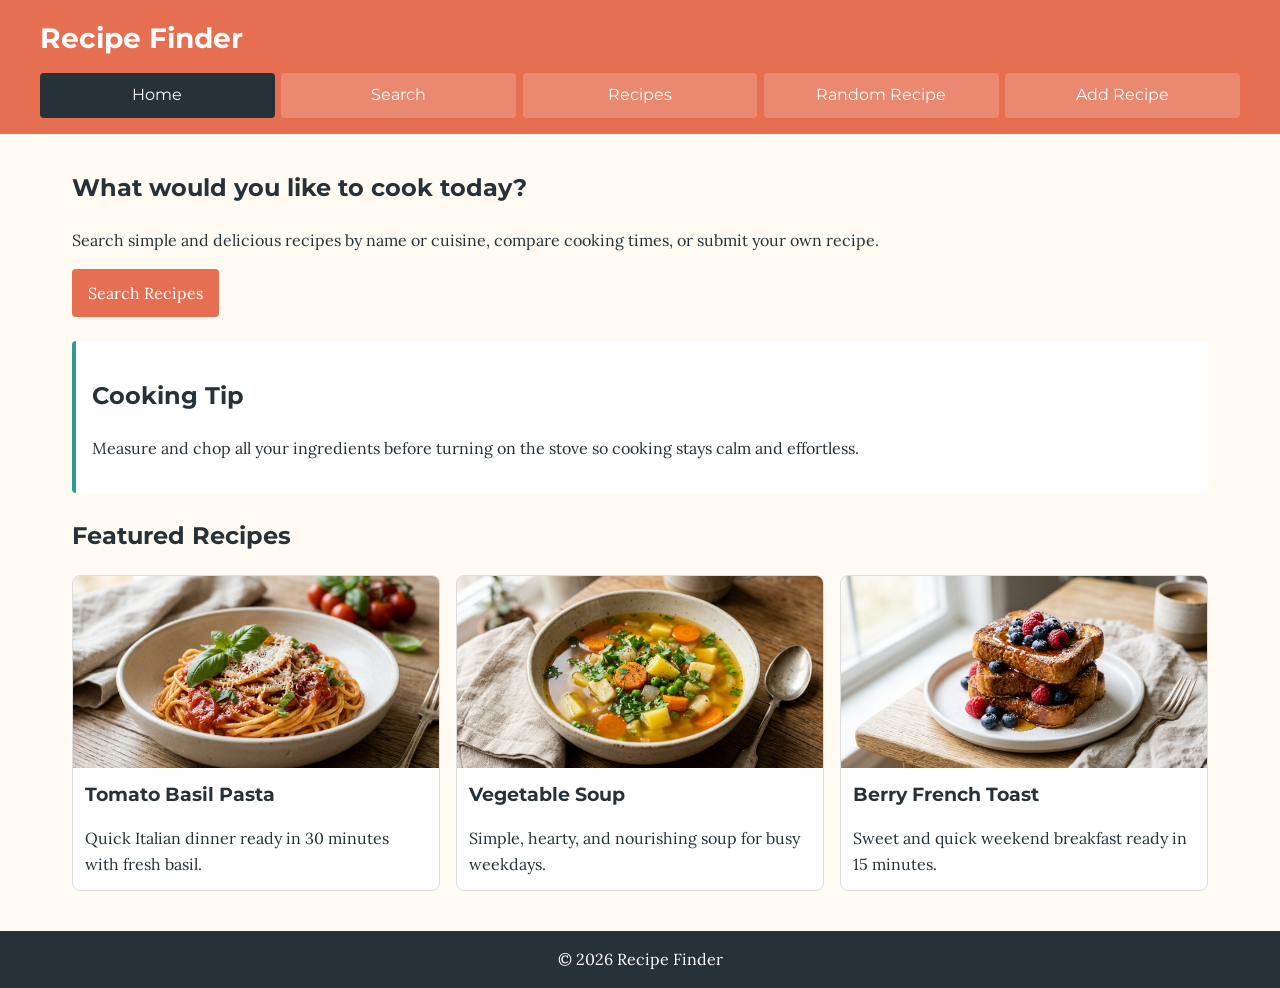
<file: index.html>
<!doctype html>
<html lang="en">
<head>
  <meta charset="utf-8">
  <meta name="viewport" content="width=device-width, initial-scale=1">
  <title>Recipe Finder - Home</title>
  <link rel="preconnect" href="https://fonts.googleapis.com">
  <link rel="preconnect" href="https://fonts.gstatic.com" crossorigin>
  <link href="https://fonts.googleapis.com/css2?family=Lora&family=Montserrat:wght@600&display=swap" rel="stylesheet">
  <link rel="stylesheet" href="css/stilus.css">
</head>
<body>
  <header>
    <h1>Recipe Finder</h1>
    <nav aria-label="Main navigation">
      <a href="index.html" aria-current="page">Home</a>
      <a href="kereses.html">Search</a>
      <a href="receptek.html">Recipes</a>
      <a href="random-recept.html">Random Recipe</a>
      <a href="uj-recept.html">Add Recipe</a>
    </nav>
  </header>
  <main>
    <section>
      <h2>What would you like to cook today?</h2>
      <p>Search simple and delicious recipes by name or cuisine, compare cooking times, or submit your own recipe.</p>
      <a class="gomb" href="kereses.html">Search Recipes</a>
    </section>
    <aside>
      <h2>Cooking Tip</h2>
      <p>Measure and chop all your ingredients before turning on the stove so cooking stays calm and effortless.</p>
    </aside>
    <section>
      <h2>Featured Recipes</h2>
      <div class="kartya-sor">
        <article class="kartya">
          <img src="img/teszta.jpg" alt="Tomato pasta topped with fresh basil leaves in a ceramic bowl">
          <h3>Tomato Basil Pasta</h3>
          <p>Quick Italian dinner ready in 30 minutes with fresh basil.</p>
        </article>
        <article class="kartya">
          <img src="img/leves.jpg" alt="Homemade vegetable soup with carrots, peas, and fresh parsley">
          <h3>Vegetable Soup</h3>
          <p>Simple, hearty, and nourishing soup for busy weekdays.</p>
        </article>
        <article class="kartya">
          <img src="img/piritos.jpg" alt="Golden French toast topped with fresh blueberries and raspberries">
          <h3>Berry French Toast</h3>
          <p>Sweet and quick weekend breakfast ready in 15 minutes.</p>
        </article>
      </div>
    </section>
  </main>
  <footer>
    <p>&copy; 2026 Recipe Finder</p>
  </footer>
</body>
</html>
</file>
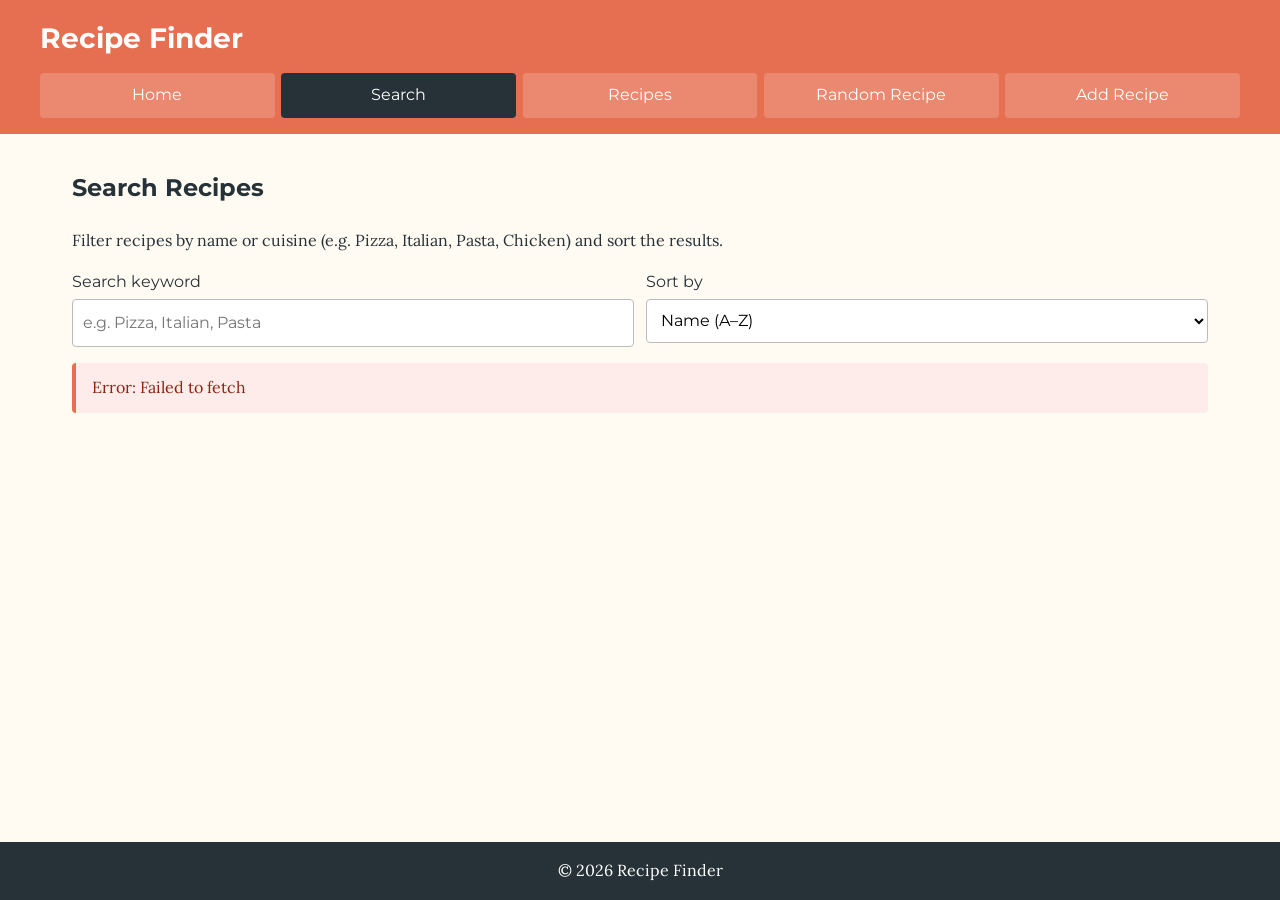
<file: kereses.html>
<!doctype html>
<html lang="en">
<head>
  <meta charset="utf-8">
  <meta name="viewport" content="width=device-width, initial-scale=1">
  <title>Recipe Finder - Search</title>
  <link rel="preconnect" href="https://fonts.googleapis.com">
  <link rel="preconnect" href="https://fonts.gstatic.com" crossorigin>
  <link href="https://fonts.googleapis.com/css2?family=Lora&family=Montserrat:wght@600&display=swap" rel="stylesheet">
  <link rel="stylesheet" href="css/stilus.css">
  <script src="js/kereses.js" defer></script>
</head>
<body>
  <header>
    <h1>Recipe Finder</h1>
    <nav aria-label="Main navigation">
      <a href="index.html">Home</a>
      <a href="kereses.html" aria-current="page">Search</a>
      <a href="receptek.html">Recipes</a>
      <a href="random-recept.html">Random Recipe</a>
      <a href="uj-recept.html">Add Recipe</a>
    </nav>
  </header>
  <main>
    <section>
      <h2>Search Recipes</h2>
      <p>Filter recipes by name or cuisine (e.g. Pizza, Italian, Pasta, Chicken) and sort the results.</p>
      <search class="szuro">
        <label>
          Search keyword
          <input id="kereses" type="search" placeholder="e.g. Pizza, Italian, Pasta">
        </label>
        <label>
          Sort by
          <select id="rendezes">
            <option value="nev">Name (A–Z)</option>
            <option value="ido">Cooking time</option>
          </select>
        </label>
      </search>
      <p id="allapot" class="allapot" role="status"></p>
      <div id="recept-lista" class="kartya-sor"></div>
    </section>
  </main>
  <footer>
    <p>&copy; 2026 Recipe Finder</p>
  </footer>
</body>
</html>
</file>
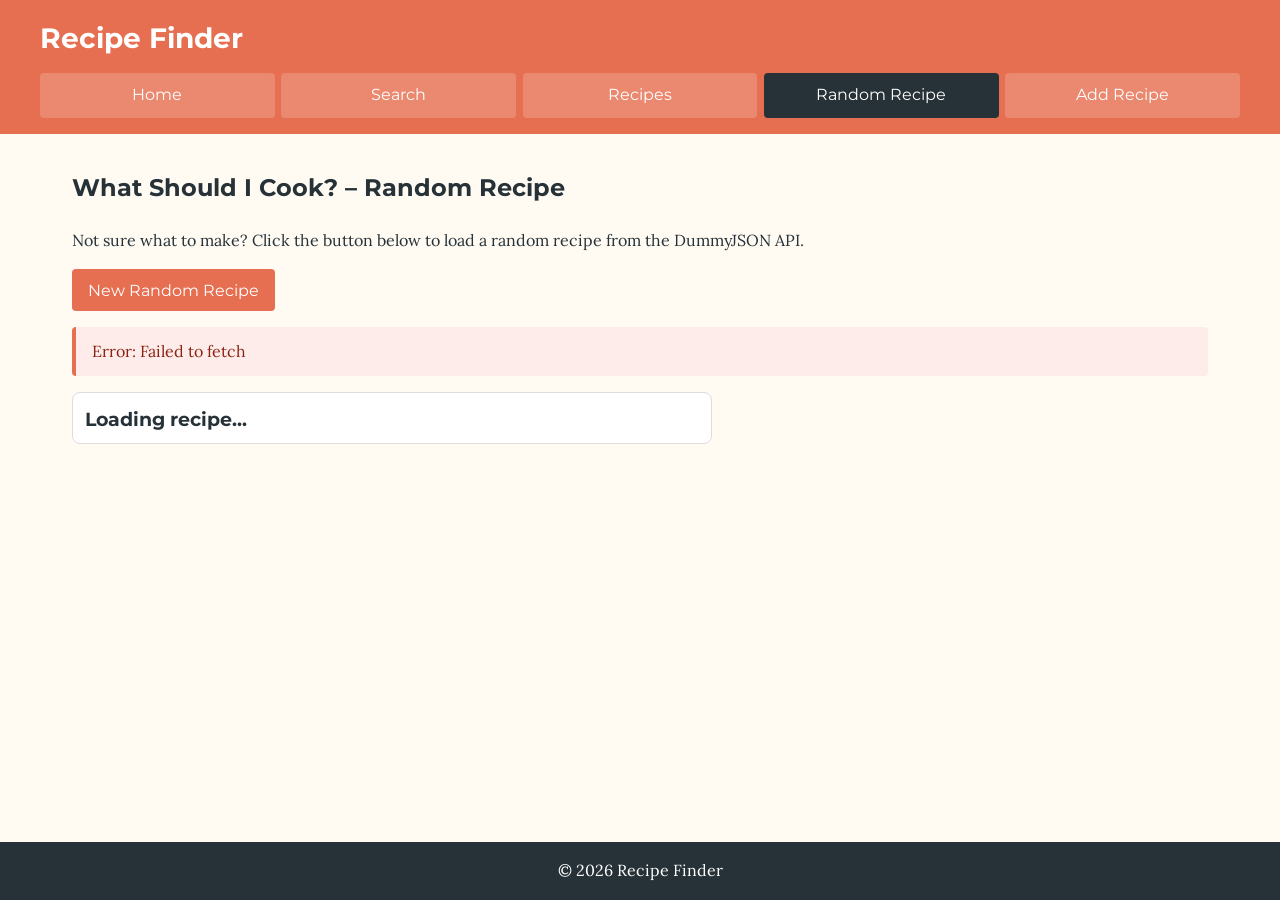
<file: random-recept.html>
<!doctype html>
<html lang="en">

<head>
  <meta charset="utf-8">
  <meta name="viewport" content="width=device-width, initial-scale=1">
  <title>Recipe Finder - Random Recipe</title>
  <link rel="preconnect" href="https://fonts.googleapis.com">
  <link rel="preconnect" href="https://fonts.gstatic.com" crossorigin>
  <link href="https://fonts.googleapis.com/css2?family=Lora&family=Montserrat:wght@600&display=swap" rel="stylesheet">
  <link rel="stylesheet" href="css/stilus.css">
  <script src="js/random-recept.js" defer></script>
</head>

<body>
  <header>
    <h1>Recipe Finder</h1>
    <nav aria-label="Main navigation">
      <a href="index.html">Home</a>
      <a href="kereses.html">Search</a>
      <a href="receptek.html">Recipes</a>
      <a href="random-recept.html" aria-current="page">Random Recipe</a>
      <a href="uj-recept.html">Add Recipe</a>
    </nav>
  </header>
  <main>
    <h2>What Should I Cook? – Random Recipe</h2>
    <p>Not sure what to make? Click the button below to load a random recipe from the DummyJSON API.</p>
    <p><button id="uj-gomb" type="button">New Random Recipe</button></p>
    <p id="allapot" class="allapot" role="status"></p>
    <article id="random-recept" class="kartya kartya-egyedi">
      <h3>Loading recipe...</h3>
    </article>
  </main>
  <footer>
    <p>&copy; 2026 Recipe Finder</p>
  </footer>
</body>

</html>
</file>
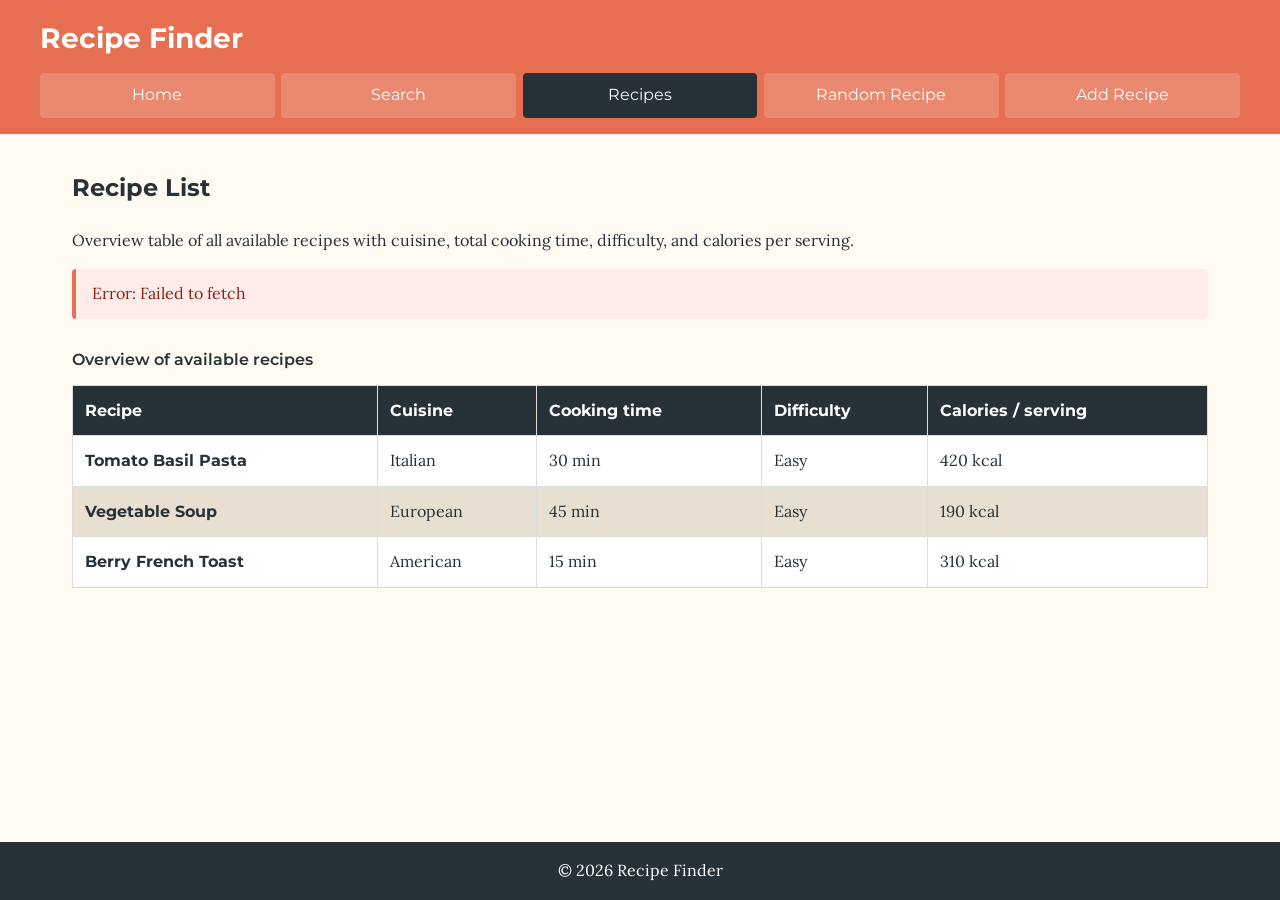
<file: receptek.html>
<!doctype html>
<html lang="en">
<head>
  <meta charset="utf-8">
  <meta name="viewport" content="width=device-width, initial-scale=1">
  <title>Recipe Finder - Recipes</title>
  <link rel="preconnect" href="https://fonts.googleapis.com">
  <link rel="preconnect" href="https://fonts.gstatic.com" crossorigin>
  <link href="https://fonts.googleapis.com/css2?family=Lora&family=Montserrat:wght@600&display=swap" rel="stylesheet">
  <link rel="stylesheet" href="css/stilus.css">
  <script src="js/receptek.js" defer></script>
</head>
<body>
  <header>
    <h1>Recipe Finder</h1>
    <nav aria-label="Main navigation">
      <a href="index.html">Home</a>
      <a href="kereses.html">Search</a>
      <a href="receptek.html" aria-current="page">Recipes</a>
      <a href="random-recept.html">Random Recipe</a>
      <a href="uj-recept.html">Add Recipe</a>
    </nav>
  </header>
  <main>
    <section>
      <h2>Recipe List</h2>
      <p>Overview table of all available recipes with cuisine, total cooking time, difficulty, and calories per serving.</p>
      <p id="allapot" class="allapot" role="status"></p>
      <div class="tablazat-kontener">
        <table>
          <caption>Overview of available recipes</caption>
          <thead>
            <tr>
              <th scope="col">Recipe</th>
              <th scope="col">Cuisine</th>
              <th scope="col">Cooking time</th>
              <th scope="col">Difficulty</th>
              <th scope="col">Calories / serving</th>
            </tr>
          </thead>
          <tbody id="recept-tablazat">
            <tr>
              <th scope="row">Tomato Basil Pasta</th>
              <td>Italian</td>
              <td>30 min</td>
              <td>Easy</td>
              <td>420 kcal</td>
            </tr>
            <tr>
              <th scope="row">Vegetable Soup</th>
              <td>European</td>
              <td>45 min</td>
              <td>Easy</td>
              <td>190 kcal</td>
            </tr>
            <tr>
              <th scope="row">Berry French Toast</th>
              <td>American</td>
              <td>15 min</td>
              <td>Easy</td>
              <td>310 kcal</td>
            </tr>
          </tbody>
        </table>
      </div>
    </section>
  </main>
  <footer>
    <p>&copy; 2026 Recipe Finder</p>
  </footer>
</body>
</html>
</file>
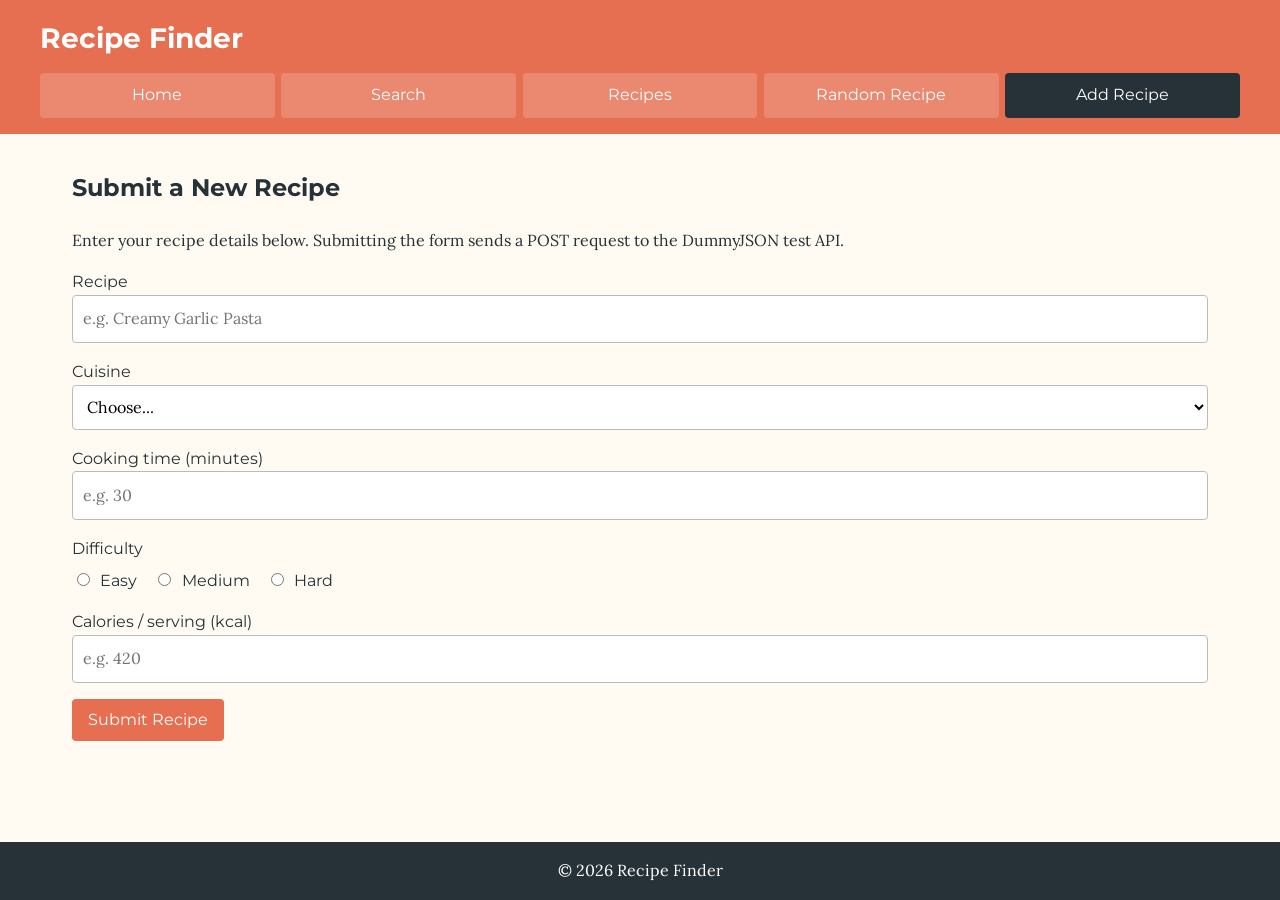
<file: uj-recept.html>
<!doctype html>
<html lang="en">
<head>
  <meta charset="utf-8">
  <meta name="viewport" content="width=device-width, initial-scale=1">
  <title>Recipe Finder - Add Recipe</title>
  <link rel="preconnect" href="https://fonts.googleapis.com">
  <link rel="preconnect" href="https://fonts.gstatic.com" crossorigin>
  <link href="https://fonts.googleapis.com/css2?family=Lora&family=Montserrat:wght@600&display=swap" rel="stylesheet">
  <link rel="stylesheet" href="css/stilus.css">
  <script src="js/uj-recept.js" defer></script>
</head>
<body>
  <header>
    <h1>Recipe Finder</h1>
    <nav aria-label="Main navigation">
      <a href="index.html">Home</a>
      <a href="kereses.html">Search</a>
      <a href="receptek.html">Recipes</a>
      <a href="random-recept.html">Random Recipe</a>
      <a href="uj-recept.html" aria-current="page">Add Recipe</a>
    </nav>
  </header>
  <main>
    <section>
      <h2>Submit a New Recipe</h2>
      <p>Enter your recipe details below. Submitting the form sends a POST request to the DummyJSON test API.</p>
      <form id="recept-form">
        <p class="mezo">
          <label for="name">Recipe</label>
          <input id="name" name="name" type="text" required placeholder="e.g. Creamy Garlic Pasta">
        </p>
        <p class="mezo">
          <label for="cuisine">Cuisine</label>
          <select id="cuisine" name="cuisine" required>
            <option value="">Choose...</option>
            <option value="Italian">Italian</option>
            <option value="Asian">Asian</option>
            <option value="American">American</option>
            <option value="Mexican">Mexican</option>
            <option value="Mediterranean">Mediterranean</option>
            <option value="Greek">Greek</option>
            <option value="Japanese">Japanese</option>
            <option value="Indian">Indian</option>
          </select>
        </p>
        <p class="mezo">
          <label for="cookTimeMinutes">Cooking time (minutes)</label>
          <input id="cookTimeMinutes" name="cookTimeMinutes" type="number" min="1" max="480" required placeholder="e.g. 30">
        </p>
        <fieldset class="mezo">
          <legend>Difficulty</legend>
          <p class="valaszto-sor">
            <label><input type="radio" name="difficulty" value="Easy" required> Easy</label>
            <label><input type="radio" name="difficulty" value="Medium"> Medium</label>
            <label><input type="radio" name="difficulty" value="Hard"> Hard</label>
          </p>
        </fieldset>
        <p class="mezo">
          <label for="caloriesPerServing">Calories / serving (kcal)</label>
          <input id="caloriesPerServing" name="caloriesPerServing" type="number" min="50" max="2000" required placeholder="e.g. 420">
        </p>
        <button type="submit">Submit Recipe</button>
      </form>
      <p id="uzenet" class="allapot" role="status"></p>
    </section>
  </main>
  <footer>
    <p>&copy; 2026 Recipe Finder</p>
  </footer>
</body>
</html>
</file>
<file: css/stilus.css>
:root {
  --hatter: #fffaf2;
  --sotet: #263238;
  --fok: #e76f51;
  --masodlagos: #2a9d8f;
  --feher: #ffffff;
}

* {
  box-sizing: border-box;
}

body {
  min-height: 100vh;
  margin: 0;
  background: var(--hatter);
  color: var(--sotet);
  font-family: "Lora", Georgia, serif;
  line-height: 1.6;
  display: flex;
  flex-direction: column;
}

h1,
h2,
h3,
h4,
nav,
button,
label,
legend,
caption,
th {
  font-family: "Montserrat", Arial, sans-serif;
}

img {
  max-width: 100%;
  height: auto;
  display: block;
}

header {
  background: var(--fok);
  color: var(--feher);
  padding: 1rem;
}

header h1 {
  max-width: 75rem;
  margin: 0 auto;
  font-size: 1.75rem;
}

nav {
  max-width: 75rem;
  margin: 0.75rem auto 0;
  display: flex;
  flex-direction: column;
  gap: 0.4rem;
}

nav a {
  flex: 1;
  padding: 0.6rem;
  border-radius: 0.25rem;
  background: rgb(255 255 255 / 18%);
  color: var(--feher);
  text-align: center;
  text-decoration: none;
}

nav a[aria-current="page"] {
  background: var(--sotet);
}

main {
  flex: 1;
  width: 100%;
  max-width: 75rem;
  margin: 0 auto;
  padding: 1rem;
}

section,
aside {
  margin-bottom: 1.5rem;
}

aside {
  padding: 1rem;
  border-left: 0.25rem solid var(--masodlagos);
  border-radius: 0.25rem;
  background: var(--feher);
}

footer {
  background: var(--sotet);
  color: var(--feher);
  text-align: center;
  padding: 1rem;
  margin-top: auto;
}

footer p {
  margin: 0;
}

a:hover,
button:hover {
  opacity: 0.85;
}

a:focus-visible,
button:focus-visible,
input:focus-visible,
select:focus-visible {
  outline: 0.2rem solid var(--masodlagos);
  outline-offset: 0.15rem;
}

.kartya-sor {
  display: flex;
  flex-direction: column;
  gap: 1rem;
}

.kartya {
  display: flex;
  flex-direction: column;
  overflow: hidden;
  border: 0.0625rem solid #ddd;
  border-radius: 0.5rem;
  background: var(--feher);
}

.kartya img {
  width: 100%;
  height: 12rem;
  object-fit: cover;
}

.kartya h3,
.kartya h4,
.kartya p {
  margin: 0.5rem 0.75rem;
}

.kartya ul,
.kartya ol {
  margin: 0.25rem 0.75rem 0.75rem 1.75rem;
  padding: 0;
}

.kartya h3 {
  margin-top: 0.75rem;
}

.kartya p:last-child {
  margin-bottom: 0.75rem;
}

.kartya-egyedi {
  max-width: 40rem;
}

.kartya-egyedi img {
  height: 18rem;
}

.gomb,
button {
  display: inline-block;
  padding: 0.7rem 1rem;
  border: 0;
  border-radius: 0.25rem;
  background: var(--fok);
  color: var(--feher);
  cursor: pointer;
  text-decoration: none;
  font-size: 1rem;
}

/* Kereső és űrlap */
.szuro {
  display: flex;
  flex-direction: column;
  gap: 0.75rem;
  margin-bottom: 1rem;
}

.szuro label {
  flex: 1;
  display: flex;
  flex-direction: column;
  gap: 0.25rem;
}

input,
select {
  width: 100%;
  padding: 0.65rem;
  border: 0.0625rem solid #bbb;
  border-radius: 0.25rem;
  background: var(--feher);
  font: inherit;
}

input[type="radio"] {
  width: auto;
  margin-right: 0.4rem;
}

fieldset,
.mezo {
  border: 0;
  margin: 0 0 1rem;
  padding: 0;
}

legend {
  margin-bottom: 0.4rem;
  padding: 0;
}

.valaszto-sor {
  margin: 0;
  display: flex;
  flex-wrap: wrap;
  gap: 1rem;
}

/* Állapot- és visszajelző üzenetek */
.allapot {
  padding: 0.75rem 1rem;
  border-left: 0.25rem solid var(--masodlagos);
  border-radius: 0.25rem;
  background: #eef6f5;
  margin: 1rem 0;
}

.allapot:empty {
  display: none;
}

.allapot.siker {
  background: #e8f5e9;
}

.allapot.hiba {
  background: #fdecea;
  border-left-color: var(--fok);
  color: #8c2313;
}

/* Adattáblázat */
.tablazat-kontener {
  overflow-x: auto;
}

table {
  width: 100%;
  border-collapse: collapse;
  background: var(--feher);
}

caption {
  padding: 0.75rem 0;
  text-align: left;
  font-weight: 600;
}

th,
td {
  padding: 0.75rem;
  border: 0.0625rem solid #ddd;
  text-align: left;
}

thead th {
  background: var(--sotet);
  color: var(--feher);
}

tbody tr:nth-child(even) {
  background: #e8dfd1;
}

tbody tr:hover {
  background: #dceee9;
}

/* 40em = tablet */
@media (min-width: 40em) {
  nav,
  .szuro,
  .kartya-sor {
    flex-direction: row;
  }

  .kartya-sor {
    flex-wrap: wrap;
  }

  .kartya {
    flex: 0 1 calc(50% - 0.5rem);
  }
}

/* 60em = asztali nézet */
@media (min-width: 60em) {
  .kartya {
    flex: 0 1 calc(33.333% - 0.67rem);
  }

  header,
  main,
  footer {
    padding-inline: 2rem;
  }
}
</file>
